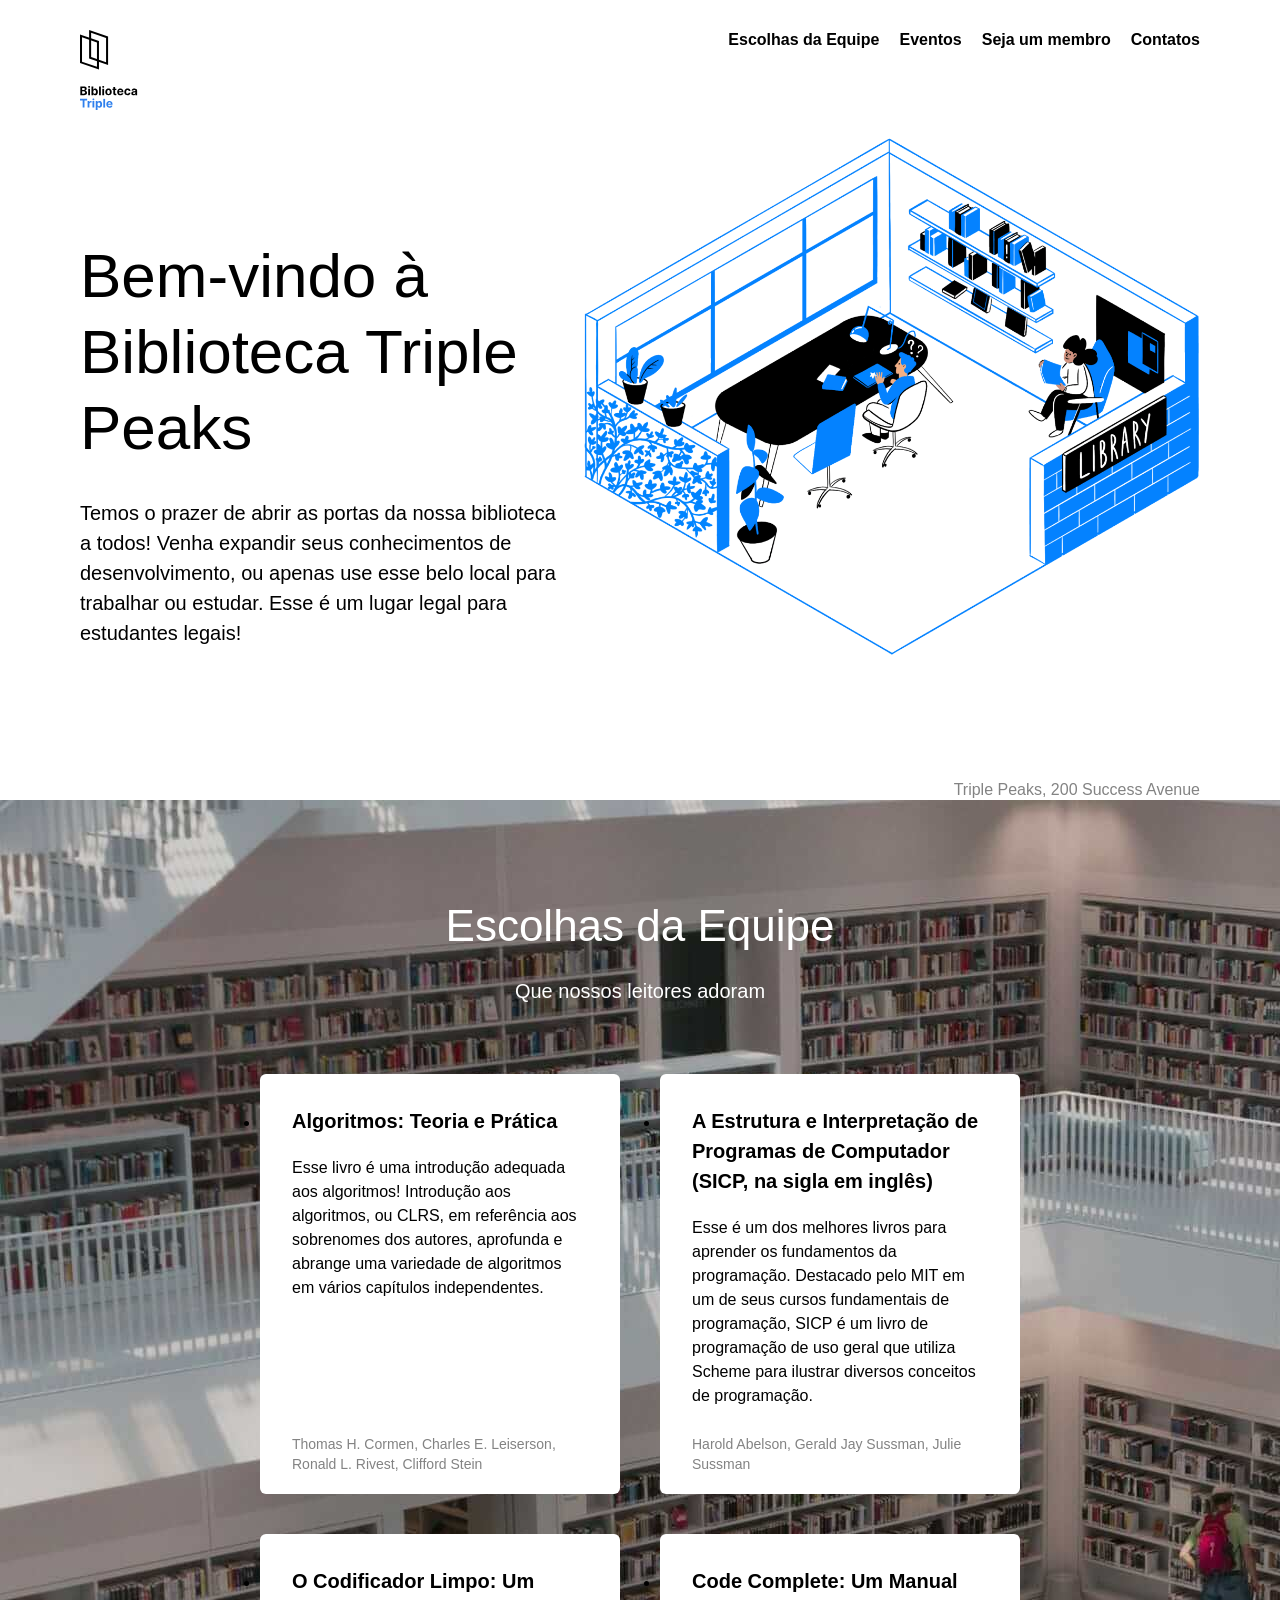
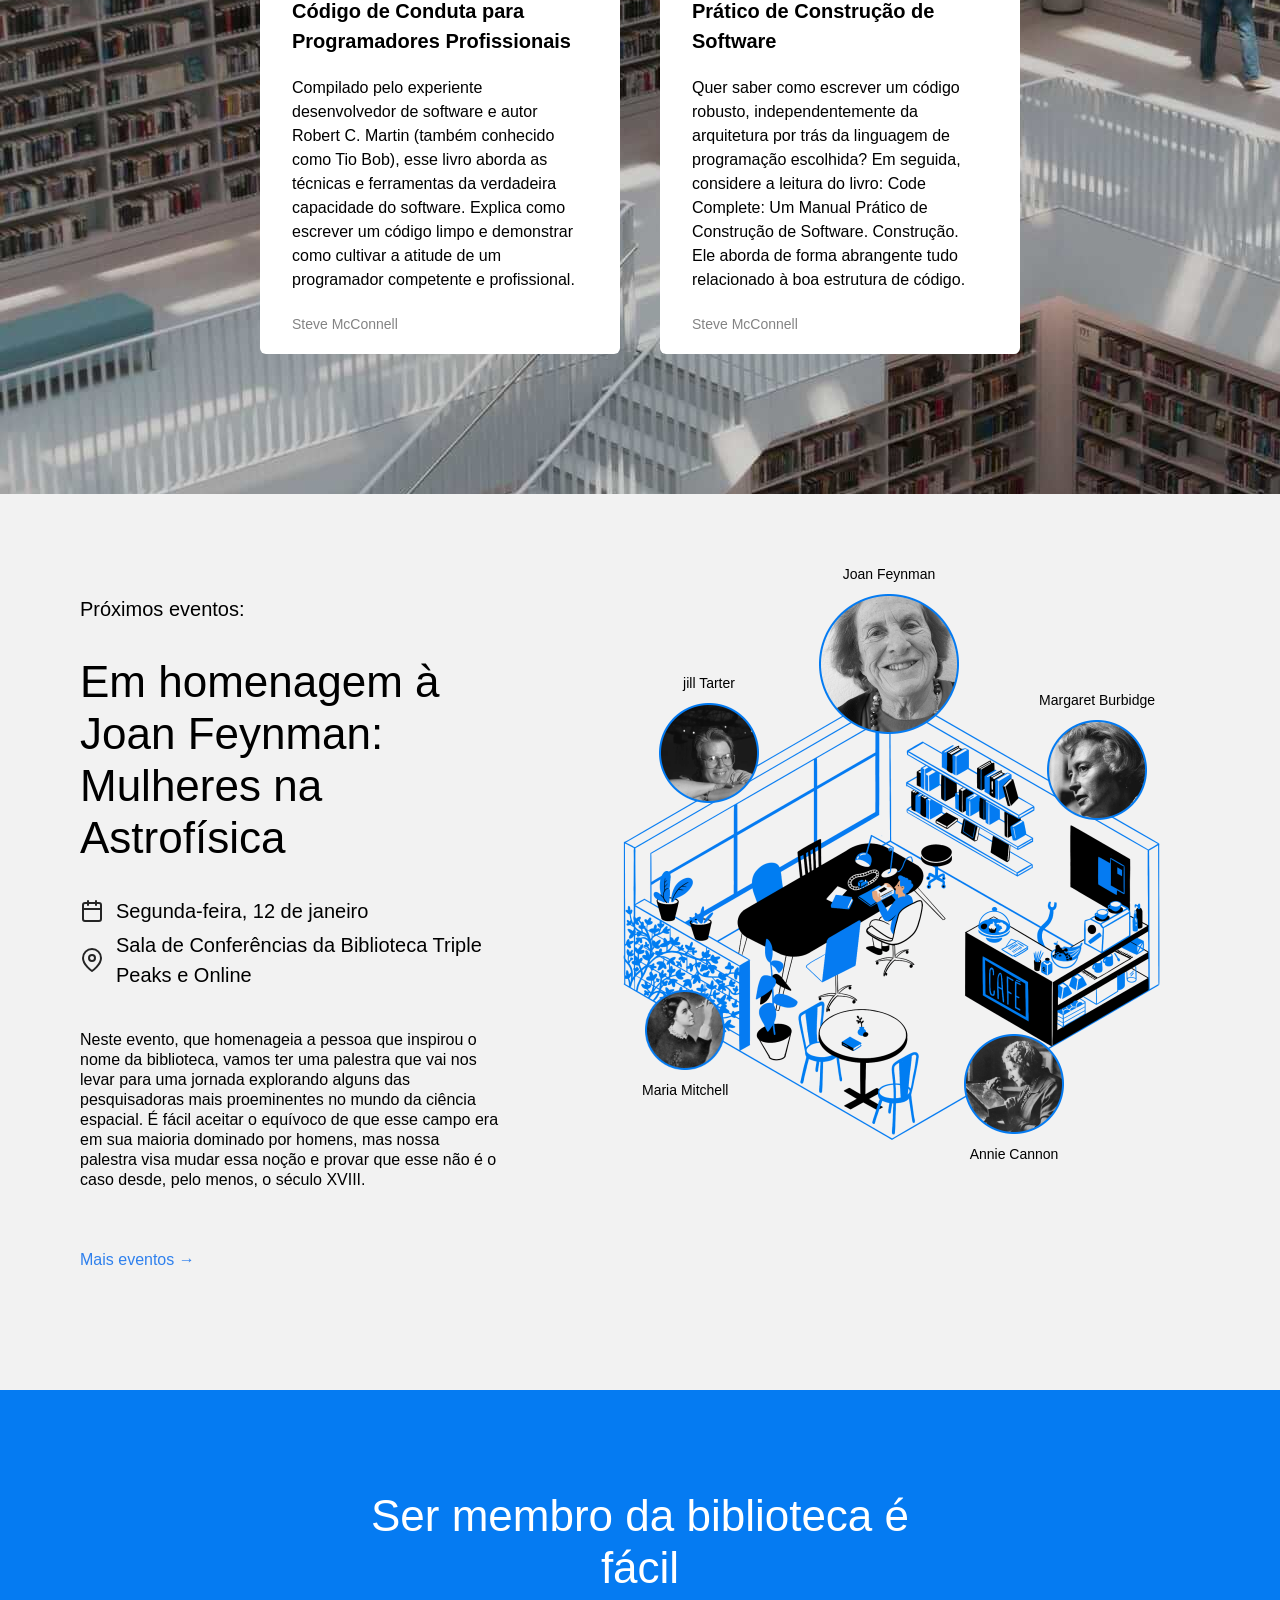
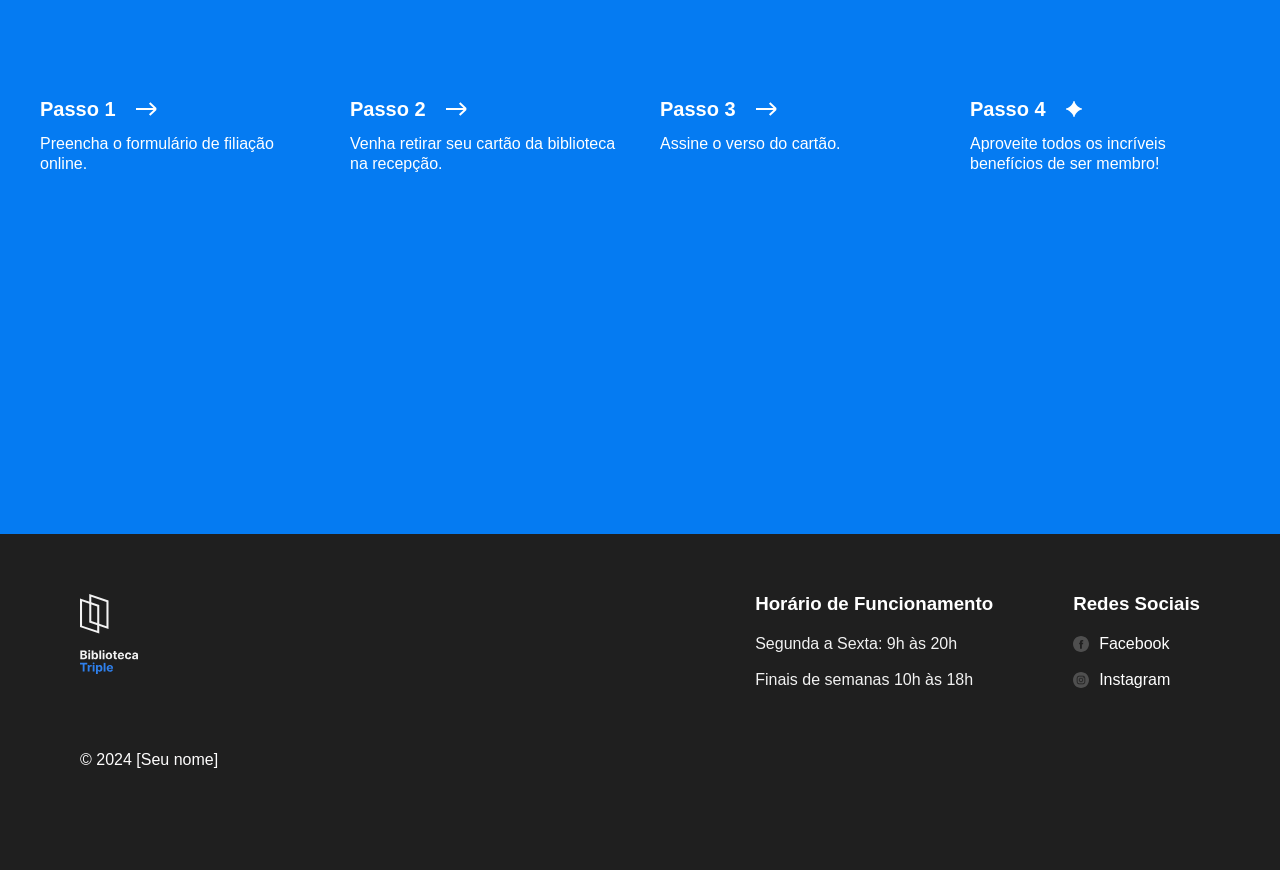
<file: index.html>
<!doctype html>
<html lang="pt">
  <head>
    <meta charset="UTF-8" />
    <meta name="viewport" content="width=device-width, initial-scale=1.0" />
    <title>Biblioteca Triple Peaks</title>
    <link rel="shortcut icon" href="favicon.ico" />
    <link rel="stylesheet" href="./vendor/normalize.css" />
    <link rel="stylesheet" href="./styles/style.css" />
  </head>
  <body>
    <div class="page">
      <header class="header">
        <nav class="nav">
          <img src="./images/logo.svg"alt="Logotipo da Biblioteca Triple Peaks" class="nav__logo"
          />
          <ul class="nav__links">
            <li>
              <a class="nav__link" href="#staff">Escolhas da Equipe</a>
            </li>
            <li>
              <a class="nav__link" href="#events">Eventos</a>
            </li>
            <li>
              <a class="nav__link" href="#membership">Seja um membro</a>
            </li>
            <li>
              <a class="nav__link" href="#footer">Contatos</a>
            </li>
          </ul>
        </nav>
        <div class="header__content">
          <div>
            <h1 class="header__title">Bem-vindo à Biblioteca Triple Peaks</h1>
            <p class="header__description">
              Temos o prazer de abrir as portas da nossa biblioteca a todos!
              Venha expandir seus conhecimentos de desenvolvimento, ou apenas
              use esse belo local para trabalhar ou estudar. Esse é um lugar
              legal para estudantes legais!
            </p>
          </div>
          <img src="./images/inside_the_library.png" alt="Ilustração 'Dentro da biblioteca'" class="header__image"
          />
        </div>
        <div class="header__footer">
          <p class="header__address">Triple Peaks, 200 Success Avenue</p>
        </div>
      </header>

  <main class="content">
        <section class="staff" id="staff">
          <h2 class="staff__title">Escolhas da Equipe</h2>
          <p class="staff__subtitle">Que nossos leitores adoram</p>
          <ul class="staff__cards">

            <li class="card">
              <div class="card__content">
                <h3 class="card__title">Algoritmos: Teoria e Prática</h3>
                <p class="card__text">
                  Esse livro é uma introdução adequada aos algoritmos!
                  Introdução aos algoritmos, ou CLRS, em referência aos
                  sobrenomes dos autores, aprofunda e abrange uma variedade de
                  algoritmos em vários capítulos independentes.
                </p>
                <p class="card__footer">
                  Thomas H. Cormen, Charles E. Leiserson, Ronald L. Rivest,
                  Clifford Stein
                </p>
              </div>
            </li>

            <li class="card">
              <div class="card__content">
                <h3 class="card__title">
                  A Estrutura e Interpretação de Programas de Computador (SICP,
                  na sigla em inglês)
                </h3>
                <p class="card__text">
                  Esse é um dos melhores livros para aprender os fundamentos da
                  programação. Destacado pelo MIT em um de seus cursos
                  fundamentais de programação, SICP é um livro de programação de
                  uso geral que utiliza Scheme para ilustrar diversos conceitos
                  de programação.
                </p>
                <p class="card__footer">
                  Harold Abelson, Gerald Jay Sussman, Julie Sussman
                </p>
              </div>
            </li>

            <li class="card">
              <div class="card__content">
                <h3 class="card__title">
                  O Codificador Limpo: Um Código de Conduta para Programadores
                  Profissionais
                </h3>
                <p class="card__text">
                  Compilado pelo experiente desenvolvedor de software e autor
                  Robert C. Martin (também conhecido como Tio Bob), esse livro
                  aborda as técnicas e ferramentas da verdadeira capacidade do
                  software. Explica como escrever um código limpo e demonstrar
                  como cultivar a atitude de um programador competente e
                  profissional.
                </p>
                <p class="card__footer">Steve McConnell</p>
              </div>
            </li>

            <li class="card">
              <div class="card__content">
                <h3 class="card__title">
                  Code Complete: Um Manual Prático de Construção de Software
                </h3>
                <p class="card__text">
                  Quer saber como escrever um código robusto, independentemente
                  da arquitetura por trás da linguagem de programação escolhida?
                  Em seguida, considere a leitura do livro: Code Complete: Um
                  Manual Prático de Construção de Software. Construção. Ele
                  aborda de forma abrangente tudo relacionado à boa estrutura de
                  código.
                </p>
                <p class="card__footer">Steve McConnell</p>
              </div>
            </li>
          </ul>
        </section>

        <section class="events" id="events">
          <div class="events__content">
            <h2 class="events__heading">Próximos eventos:</h2>
            <h3 class="events__title">
            Em homenagem à Joan Feynman: Mulheres na Astrofísica
            </h3>
            <div class="event-info events__info-section">
              <div class="event-info__item">
                <img
                  src="./images/icon_calendar.svg"
                  alt="Calendar icon"
                  class="event-info__icon"
                />
                <p class="event-info__text">Segunda-feira, 12 de janeiro</p>
              </div>
              <div class="event-info__item">
                <img
                  src="./images/icon_pin.svg"
                  alt="Pin icon"
                  class="event-info__icon"
                />
                <p class="event-info__text">
                  Sala de Conferências da Biblioteca Triple Peaks e Online
                </p>
              </div>
            </div>
            <p class="events__description">
              Neste evento, que homenageia a pessoa que inspirou o nome da biblioteca, vamos ter uma
              palestra que vai nos levar para uma jornada explorando alguns das pesquisadoras mais
              proeminentes no mundo da ciência espacial. É
              fácil aceitar o equívoco de que esse campo era em sua maioria
              dominado por homens, mas nossa palestra visa mudar essa noção e
              provar que esse não é o caso desde, pelo menos,
              o século XVIII.
            </p>
            <a href="#" class="events__more">Mais eventos &rarr;</a>
          </div>
          
          <div class="events__cover">
              <img src="./images/cafe.png" 
              alt="Ilustração de mulheres na astrofísica" 
              class="events__image"
              />
              <div class="person person_name_feynman">
              <p class="person__caption">Joan Feynman</p>
            <img src="./images/person_feynman.png" alt="Joan Feynman" class="person__image person__image_size_l" />
          </div>
          <div class="person person_name_tarter">
              <p class="person__caption">jill Tarter</p>
            <img src="./images/person_tarter.png" alt="jill Tarter" class="person__image person__image_size_m" />
          </div>
          <div class="person person_name_burbidge">
              <p class="person__caption">Margaret Burbidge</p>
            <img src="./images/person_burbidge.png" alt="Betsy Burbidge" class="person__image person__image_size_m" />
          </div>
          <div class="person person_name_cannon">
            <img src="./images/person_cannon.png" alt="Annie Cannon" class="person__image person__image_size_m" />
            <p class="person__caption">Annie Cannon</p>
          </div>
          <div class="person person_name_mitchell">
            <img src="./images/person_mitchell.png" alt="Maria Mitchell" class="person__image person__image_size_s" />
            <p class="person__caption">Maria Mitchell</p>
          </div>
          </section>

          <section class="membership" id="membership">
            <h2 class="membership__title">Ser membro da biblioteca é fácil</h2>
            <ul class="membership__steps">
              <li class="step">
                <h3 class="step__title">
                  Passo 1
                  <img
                  src="./images/icon_step_forward.svg"
                  alt="icon forward"
                  class="step__icon"
                  />
                </h3>
                <p class="step__description">
                  Preencha o formulário de filiação online.
                </p>
              </li>
              <li class="step">
                <h3 class="step__title">
                  Passo 2
                  <img
                  src="./images/icon_step_forward.svg"
                  alt="icon forward"
                  class="step__icon"
                  />
                </h3>
                <p class="step__description">
                  Venha retirar seu cartão da biblioteca na recepção.
                </p>
              </li>
              <li class="step">
                <h3 class="step__title">
                  Passo 3
                  <img
                  src="./images/icon_step_forward.svg"
                  alt="icon forward"
                  class="step__icon"
                  />
              </h3>
              <p class="step__description">Assine o verso do cartão.</p>
            </li>
            <li class="step">
              <h3 class="step__title">
                Passo 4
                <img
                src="./images/icon_step_finish.svg"
                alt="icon finish"
                class="step__icon"
                />
              </h3>
              <p class="step__description">
                Aproveite todos os incríveis benefícios de ser membro!
              </p>
            </li>
          </ul>
        </section>
   </main>

    <footer class="footer" id="footer">
      <div class="footer__columns">
        
        <!-- Coluna 1: Logotipo -->
        <div class="footer__column">
          <img src="./images/logo_white.svg" 
          alt="Logotipo" 
          class="footer__logo">
        </div>
        
        <!-- Coluna 2: Horário de Funcionamento -->
        <div class="footer__column footer__column_content_hours">
          <h3 class="footer__column-heading">Horário de Funcionamento</h3>
          <ul class="footer__list">
            <li class="footer__list-item">Segunda a Sexta: 9h às 20h</li>
            <li class="footer__list-item">Finais de semanas 10h às 18h</li>
            </ul>
        </div>

        <!-- Coluna 3: Redes Sociais -->
        <div class="footer__column footer__column_content_social">
          <h3 class="footer__column-heading">Redes Sociais</h3>
          <ul class="footer__list">
            <li class="footer__list-item">
              <a href="#" class="footer__column-link">
                <img src="./images/facebook_white.svg" 
                alt="Facebook" 
                class="footer__social-icon">
                Facebook
              </a>
            </li>
            <li class="footer__list-item">
              <a href="#" class="footer__column-link">
                <img src="./images/instagram_white.svg" 
                alt="Instagram" 
                class="footer__social-icon">
                Instagram
              </a>
            </li>
          </ul>
        </div>
      </div>
      <p class="footer__copyright">© 2024 [Seu nome]</p>
    </footer>
 </div>
</body>
</html>
</file>
<file: styles/style.css>
*,
*::before,
*::after {
  box-sizing: border-box;
  margin: 0;
  padding: 0;
}
.page {
  line-height: 20px;
  font-size: 16px;
  font-family: arial, sans-serif;
  min-width: 1100px;
  max-width: 1600px;
  margin: 0 auto;
  color: #000000;
  background-color: #ffffff;
}

.header {
  display: flex;
  flex-direction: column;
  height: 100vh;
  min-height: 720px;
  position: relative;
  max-height: 800px;
  padding: 30px 80px 0;
  background-color: #ffffff;
  box-sizing: border-box;
}

.nav {
  display: flex;
  align-items: center;
  justify-content: space-between;
  align-items: flex-start;
  padding: 0;
}

.nav__logo {
  width: 58px;
  height: 80px;
  object-fit: contain;
}

.nav__links {
  font-size: 16px;
  display: flex;
  justify-content: flex-end;
  column-gap: 20px;
  padding: 0;
  margin: 0;
  list-style: none;
}

.nav__link {
  color: #000000;
  text-decoration: none;
  font-weight: bold;
}

.header__content {
  display: flex; /* contêiner flexbox (2.3) */
  justify-content: space-between; /* texto à esquerda, imagem à direita */
  align-items: flex-start;
}

.header__title {
  margin-top: 128px;
  font-size: 62px;
  line-height: 76px;
  font-weight: 500;
  margin-bottom: 32px; /* remove margem padrão do h1 */
  max-width: 635px;
}

.header__description {
  font-size: 20px;
  line-height: 30px;
  margin: 0; /* remove margem padrão do p */
  max-width: 515px;
}

.header__image {
  max-width: 636px;
}

.header__footer {
  margin-top: auto;
  width: 100%;
  display: flex;
  align-items: center;
  justify-content: flex-end;
  box-sizing: border-box;
}

.header__link {
  color: #2f80ed;
  text-decoration: none;
}

.header__address {
  margin: 0;
  color: #838383;
}
.staff {
  background-image: url("../images/staff_picks_background.jpg");
  padding: 100px 0 140px;
}

.staff__title {
  text-align: center;
  font-size: 44px;
  line-height: 52px;
  font-weight: 400;
  margin: 0 0 24px;
  color: #ffffff;
}

.staff__subtitle {
  text-align: center;
  font-size: 20px;
  line-height: 30px;
  font-weight: 400;
  margin: 0;
  color: #ffffff;
}

.card {
  height: 420px;
  width: 360px;
  margin-top: auto;
  background-color: #fff;
  border-radius: 6px;
  padding: 32px 40px 20px 32px;
  box-sizing: border-box;
}

.staff__cards {
  max-width: 760px;
  margin: auto;
  display: flex;
  justify-content: center;
  flex-wrap: wrap;
  gap: 40px;
  margin-top: 68px;
}

.card__content {
  width: 100%;
  height: 100%;
  display: flex;
  flex-direction: column;
}

.card__title {
  font-size: 20px;
  line-height: 30px;
  font-weight: 700;
  margin: 0;
}

.card__text {
  margin: 20px 0 0;
  font-size: 16px;
  line-height: 24px;
}

.card__footer {
  margin-top: auto;
  font-size: 14px;
  line-height: 20px;
  color: #838383;
}
.events {
  padding: 100px 0 120px 80px;
  display: flex;
  align-items: start;
  justify-content: space-between;
  box-sizing: border-box;
  background-color: #f2f2f2;
}

.events__content {
  flex-basis: 580px;
}

.events__heading {
  font-size: 20px;
  font-weight: 500;
  line-height: 30px;
  margin: 0;
}

.events__title {
  font-size: 44px;
  font-weight: 500;
  line-height: 52px;
  margin: 32px 0 0;
}

.events__info-section {
  margin-top: 32px;
}

.event-info__item {
  display: flex;
  align-items: center;
  margin-bottom: 4px;
  font-weight: 500;
}

.event-info__icon {
  background-repeat: no-repeat;
  background-position: center;
  margin-right: 12px;
  width: 24px;
  height: 24px;
}

.event-info__text {
  font-size: 20px;
  font-weight: 500;
  line-height: 30px;
  margin: 0;
}

.events__description {
  margin: 40px 0 60px;
}

.events__more {
  color: #2f80ed;
  text-decoration: none;
}

.events__cover {
  flex-grow: 1;
  flex-shrink: 0;
  flex-basis: 780px;
  max-width: 780px;
  position: relative;
}

.events__image {
  max-width: 100%;
}

.person {
  position: absolute;
  display: flex;
  align-items: center;
  flex-direction: column;
  gap: 10px;
}

.person_name_feynman {
  top: -30px;
  left: 319px; /* ajuste o valor para posicionar corretamente */
  /* Use os valores corretos das propriedades top/right/bottom/left para posicionar o elemento */
}

.person_name_burbidge {
  top: 96px;
  right: 125px; /* ajuste o valor para posicionar corretamente */
  /* Use os valores corretos das propriedades top/right/bottom/left para posicionar o elemento */
}

.person_name_cannon {
  bottom: 18px;
  right: 216px;
  /* ajuste o valor para posicionar corretamente */
  /* Use os valores corretos das propriedades top/right/bottom/left para posicionar o elemento */
}

.person_name_mitchell {
  bottom: 82px;
  left: 142px; /* ajuste o valor para posicionar corretamente */
  /* Use os valores corretos das propriedades top/right/bottom/left para posicionar o elemento */
}

.person_name_tarter {
  top: 79px;
  left: 159px; /* ajuste o valor para posicionar corretamente */
  /* Use os valores corretos das propriedades top/right/bottom/left para posicionar o elemento */
}

.person__image {
  max-width: 100%;
}

.person__image_size_l {
  width: 140px;
}

.person__image_size_m {
  width: 100px;
}

.person__image_size_s {
  width: 80px;
}

.person__caption {
  text-align: center;
  font-size: 14px;
  margin: 0;
}

/* esta final sprint 3.3 */
.membership {
  padding: 100px 0 140px;
  background-color: #057bf2;
  color: #ffffff;
}

.membership__title {
  max-width: 574px;
  margin: 0 auto;
  text-align: center;
  font-size: 44px;
  font-weight: 500;
  line-height: 52px;
}

.membership__steps {
  list-style-type: none;
  padding: 0;
  margin: 100px 0 0;
  display: flex;
  justify-content: center;
  margin-left: 40px;
}

.step {
  padding: 0 40px 220px 0;
  width: 80%;
  /* Adicione estilos */
}

.step__title {
  margin: 0;
  font-size: 20px;
  line-height: 30px;
  font-weight: 700;
  display: flex;
  align-items: center;
}

.step__icon {
  margin-left: 20px;
}

.step__description {
  margin: 10px 0 0;
}

.footer {
  box-sizing: border-box;
  background-color: #1f1f1f;
  color: #f2f2f2;
  font-size: 16px;
  line-height: 20px;
  display: flex;
  flex-direction: column;
}

.footer__columns {
  padding: 60px 80px;
  background-color: #1f1f1f;
  display: flex;
  margin: 0;
}

.footer__column_content_hours {
  margin-left: auto;
}

.footer__column_content_social {
  margin-left: 80px;
}

.footer__logo {
  width: 58px;
  height: 80px;
}

.footer__column-heading {
  color: white;
  margin-top: 0;
  margin-bottom: 20px;
}
.footer__list {
  display: flex;
  list-style-type: none;
  padding: 0;
  margin: 0;
  flex-direction: column;
  gap: 16px;
}

.footer__list-item {
  color: #f2f2f2;
  font-size: 16px;
  line-height: 20px;
}

.footer__column-link {
  color: white;
  text-decoration: none;
  display: flex;
  align-items: center;
  gap: 10px;
}

.footer__social-icon {
  width: 16px;
  height: 16px;
}

.footer__copyright {
  color: #fefdfd;
  font-size: 16px;
  margin-left: 80px;
  padding-bottom: 100px;
}
</file>
